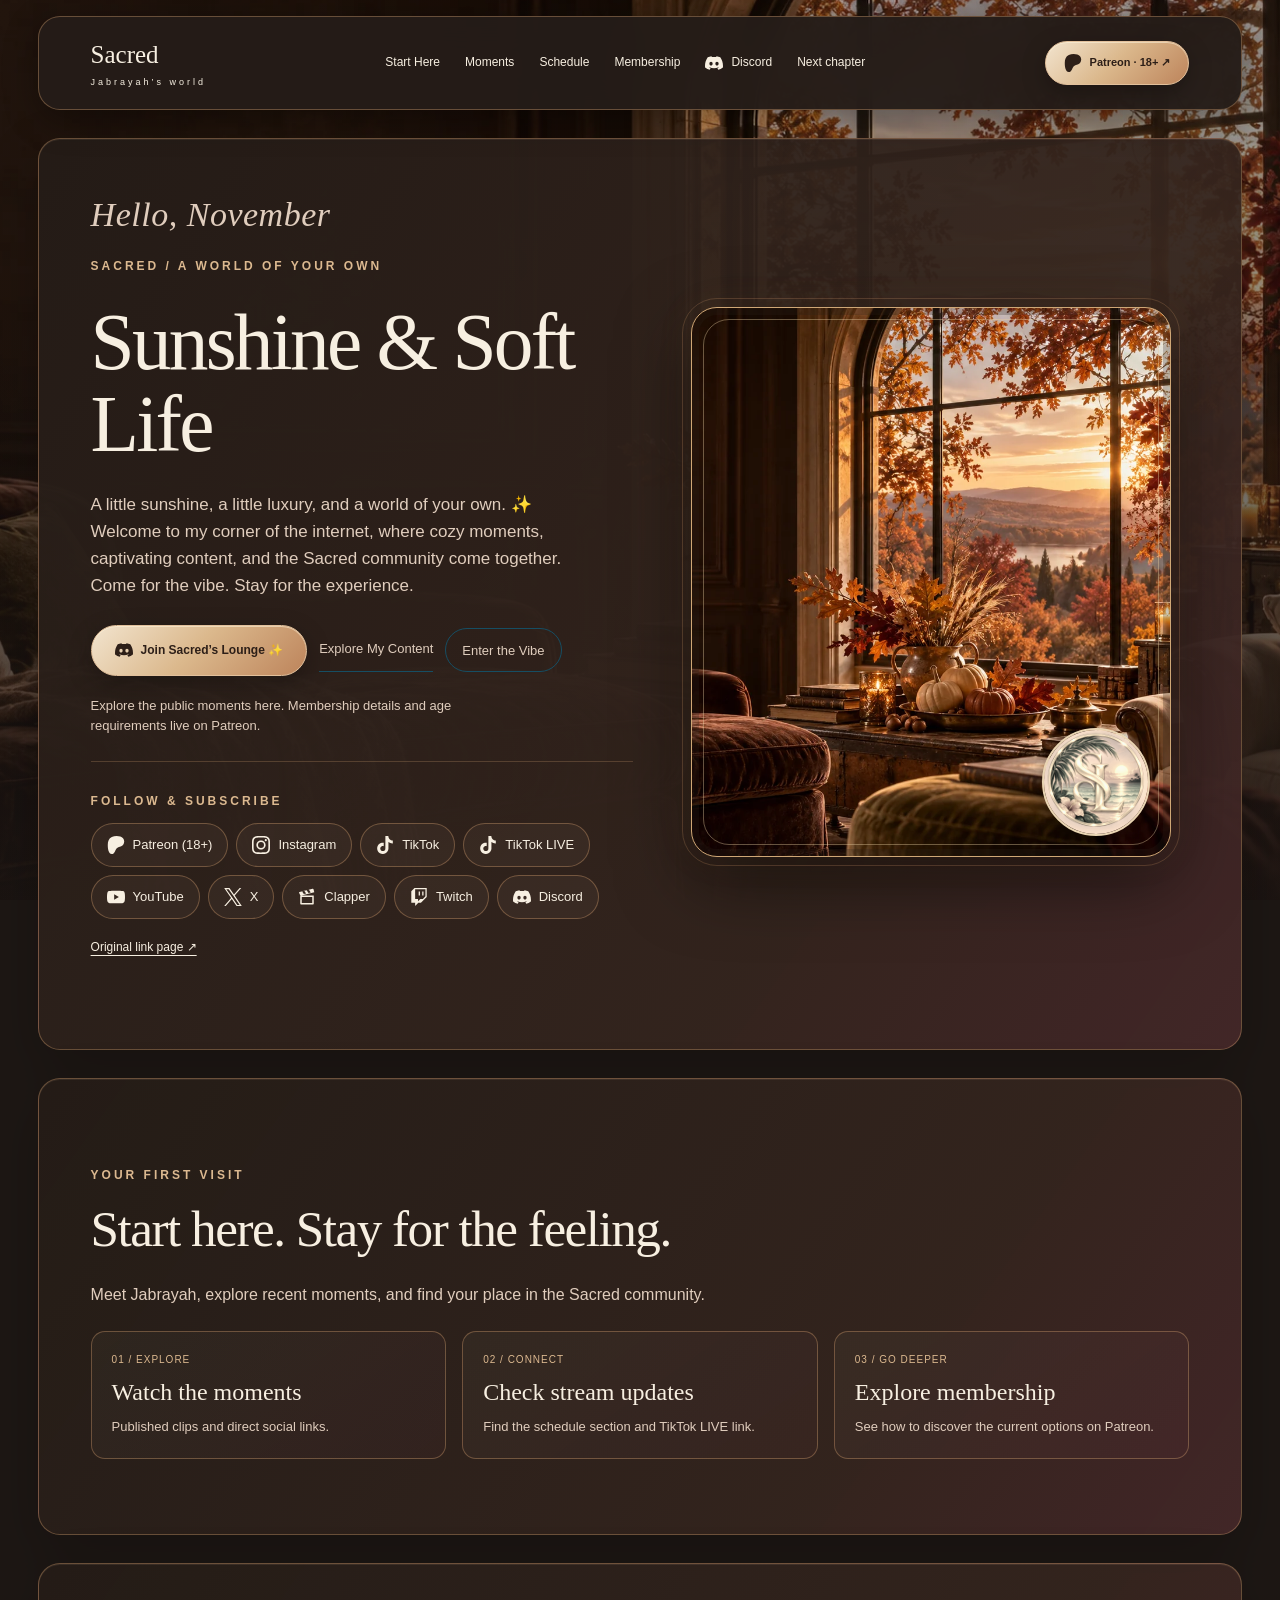
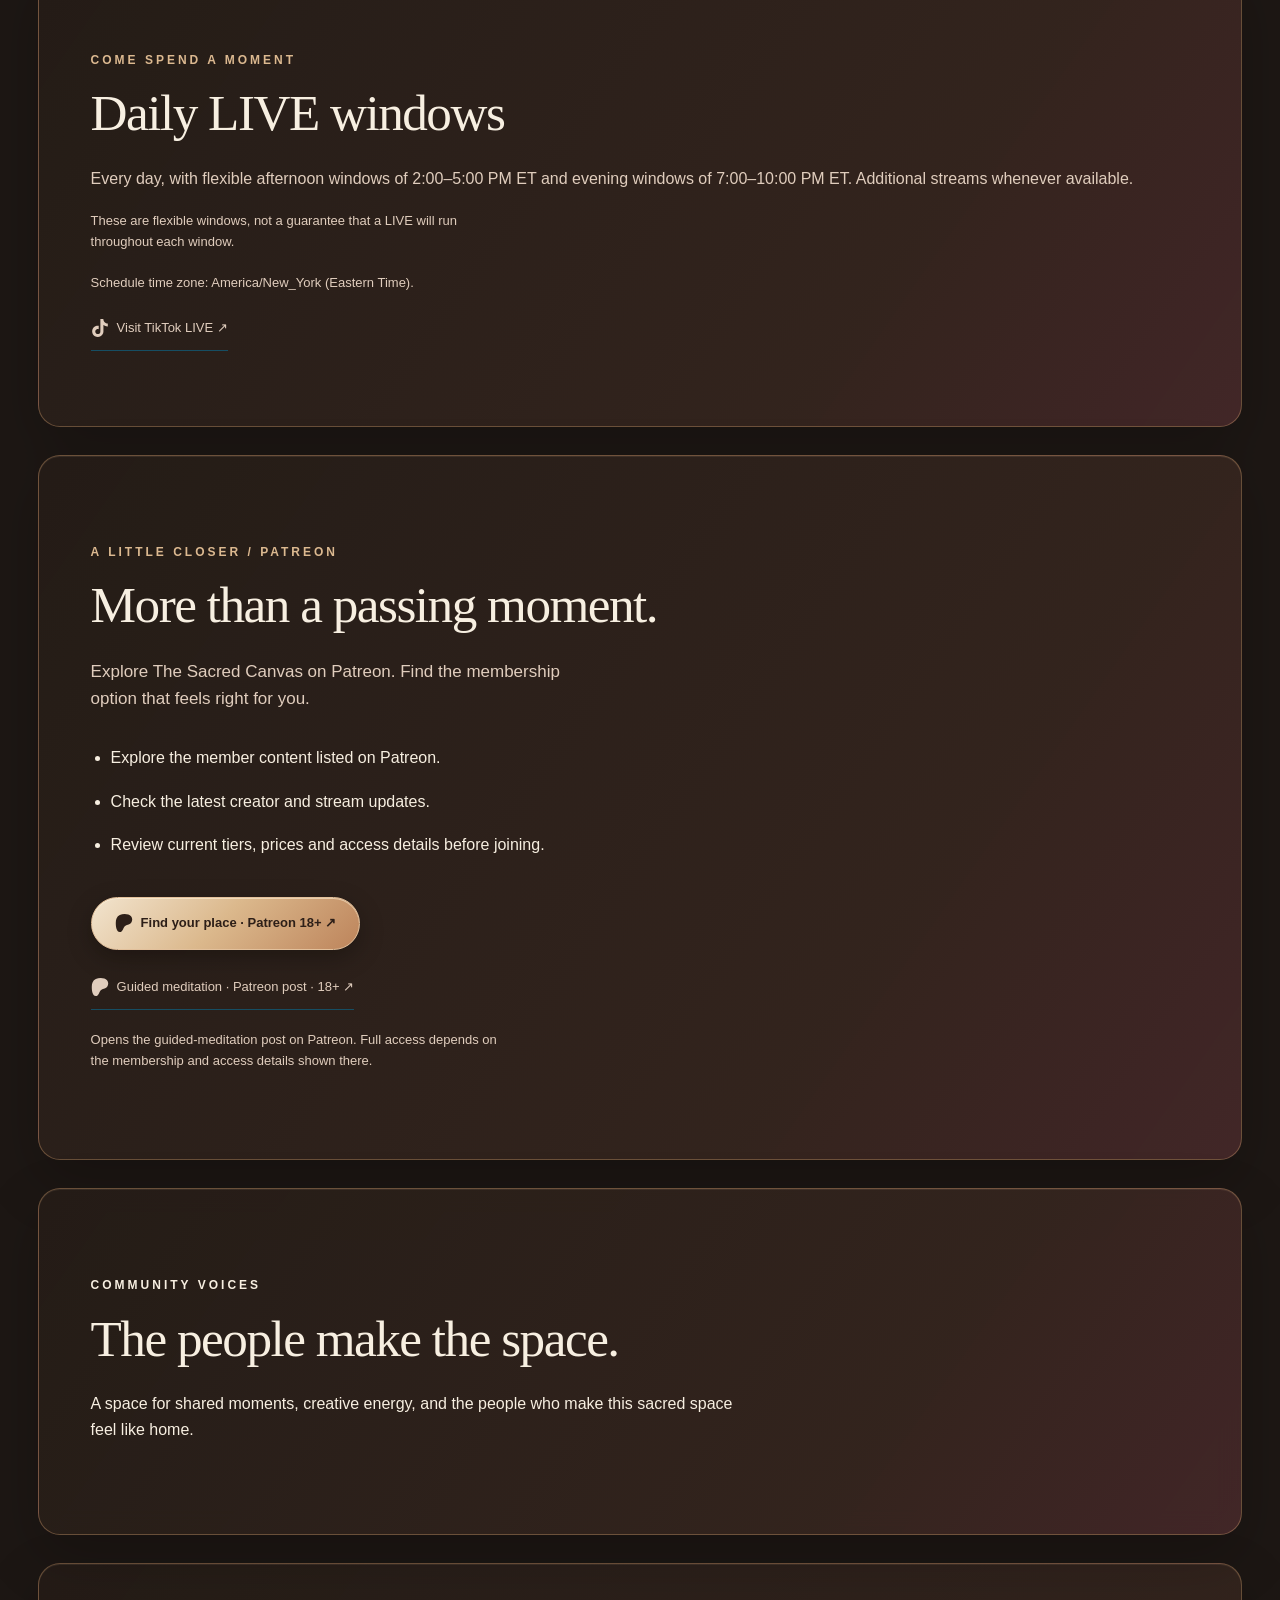
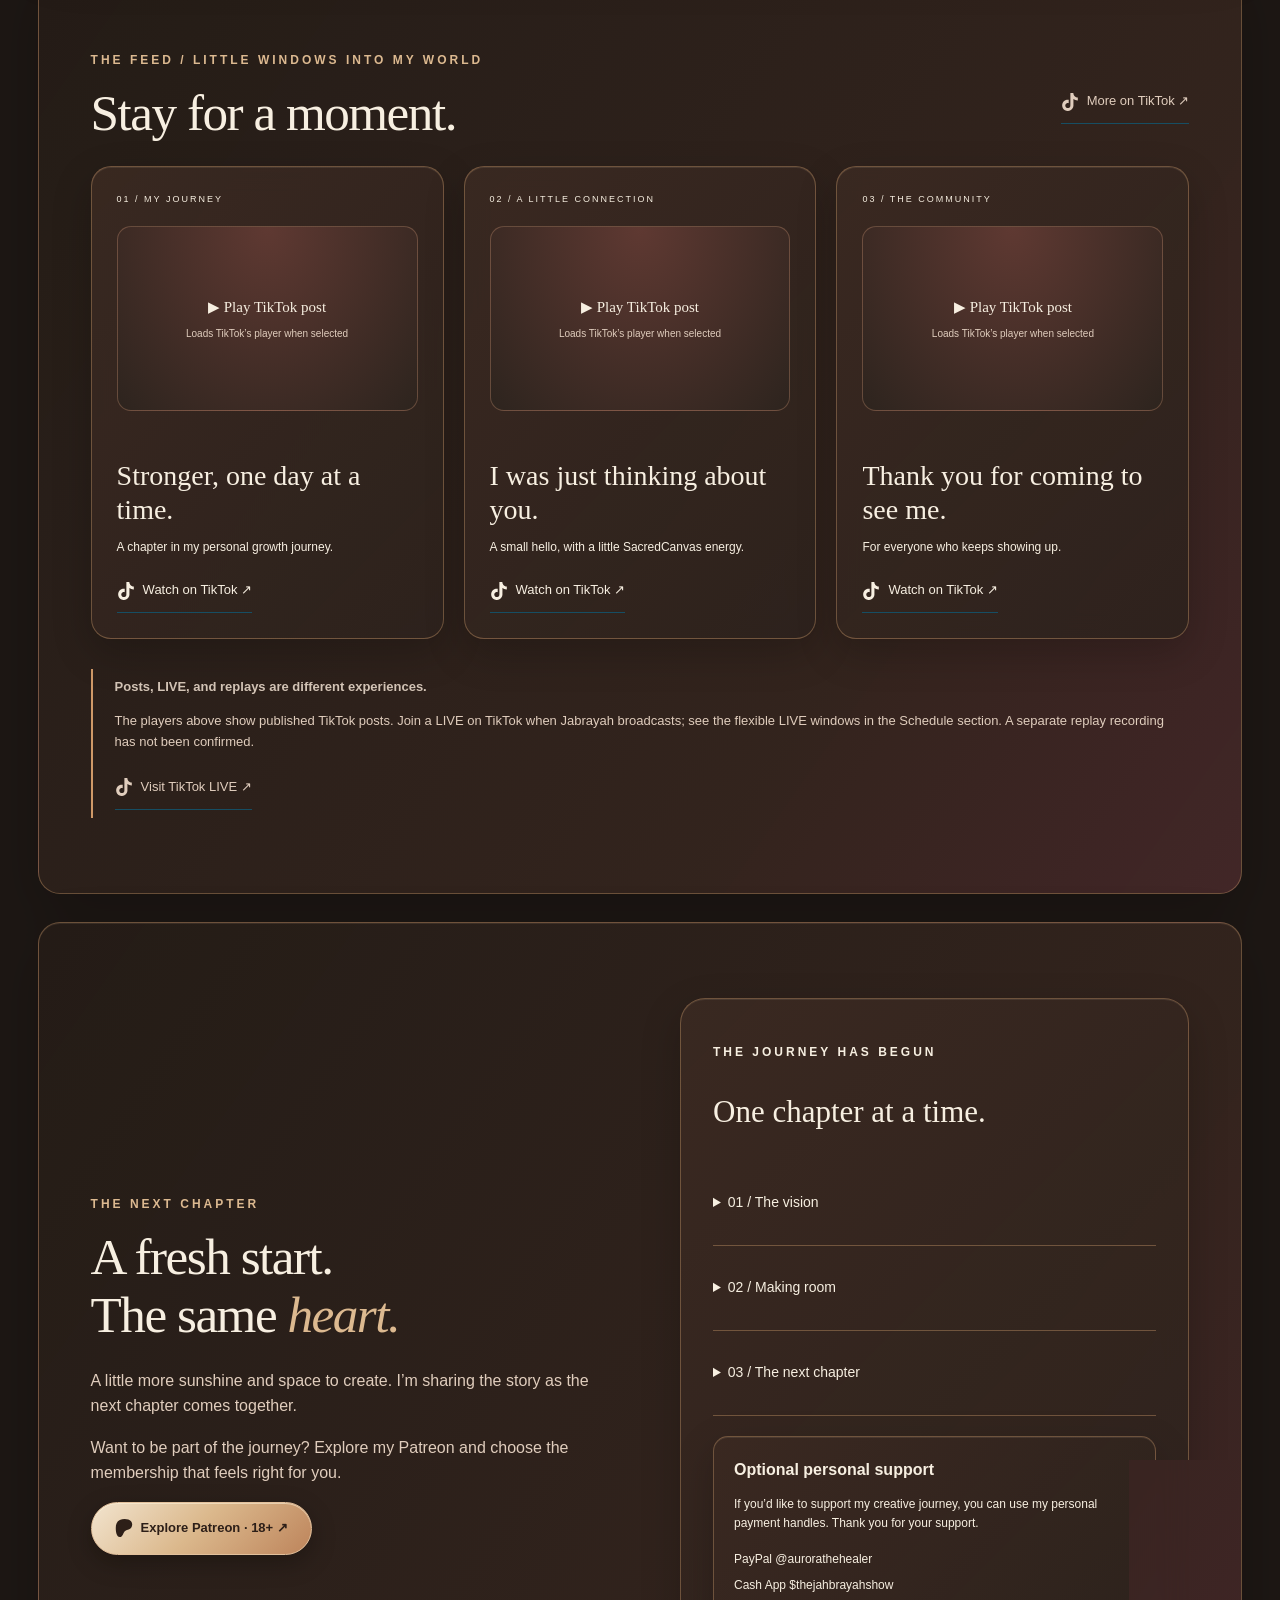
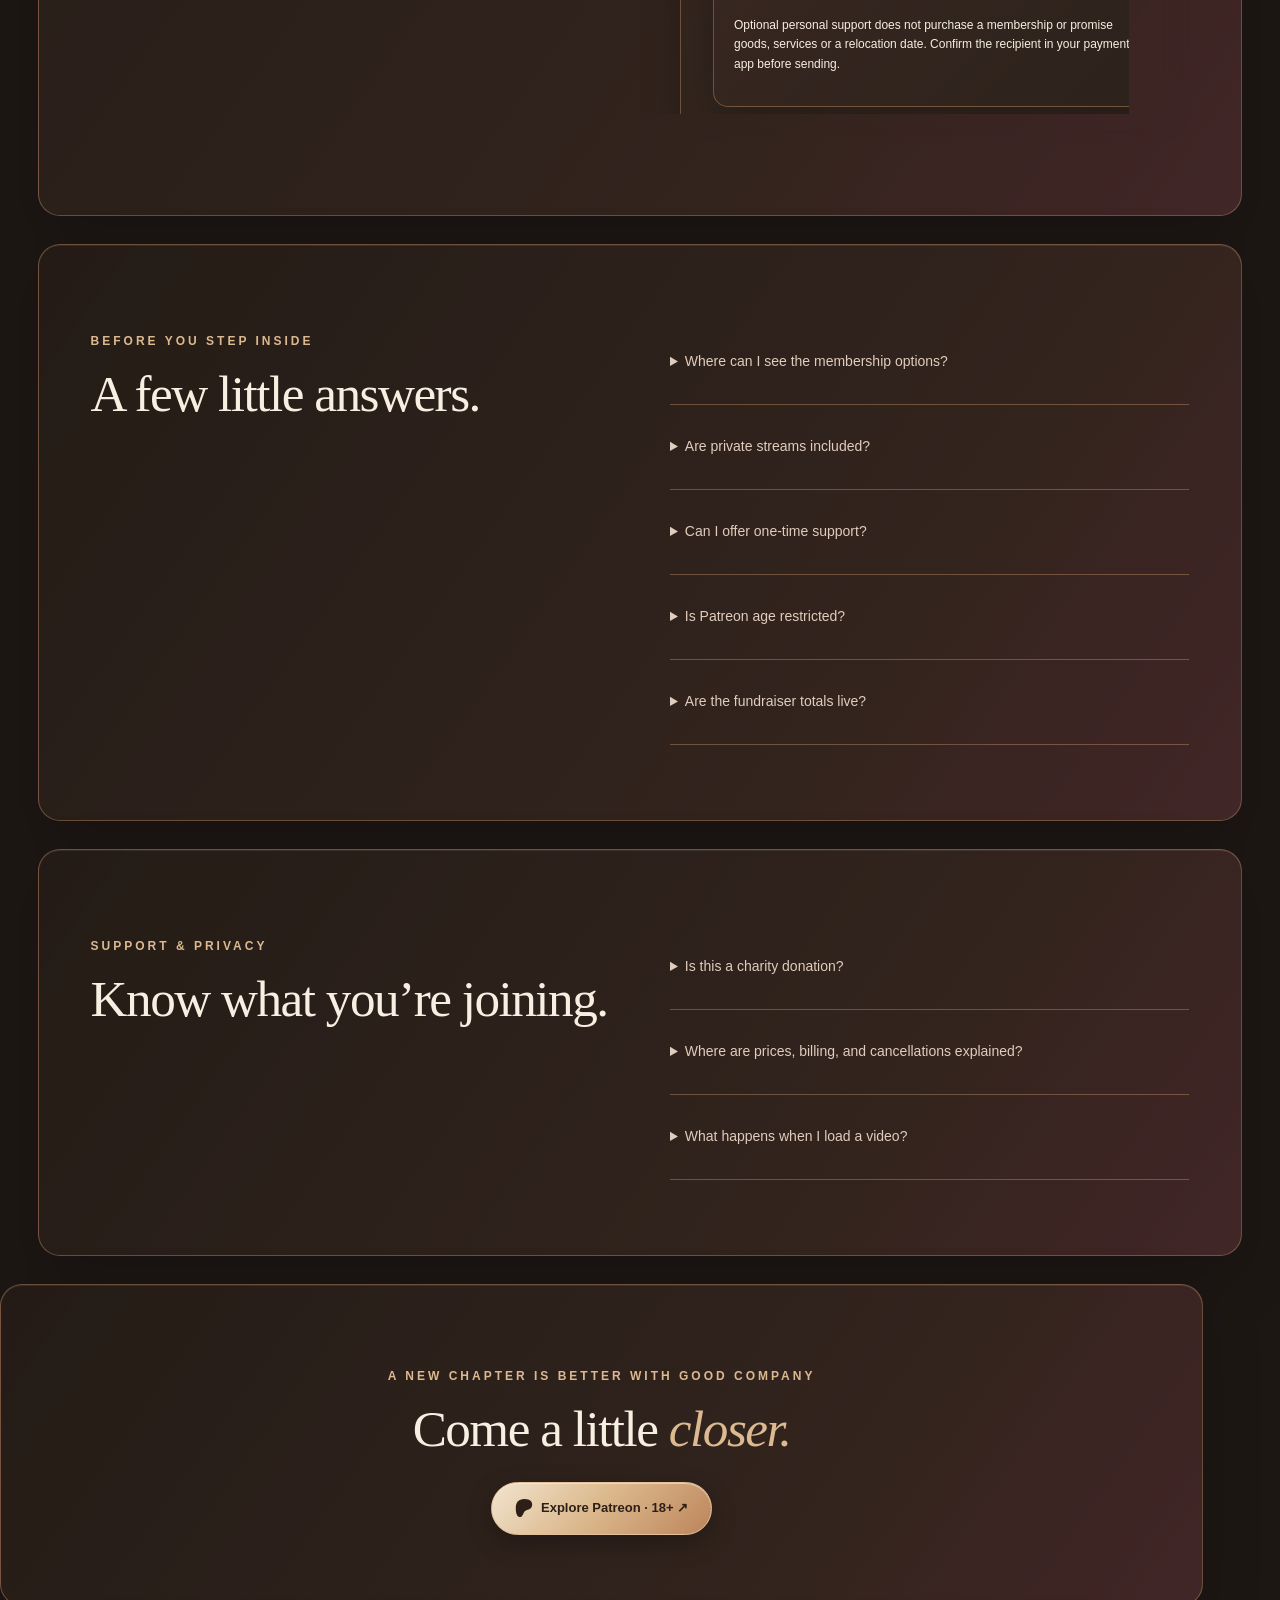
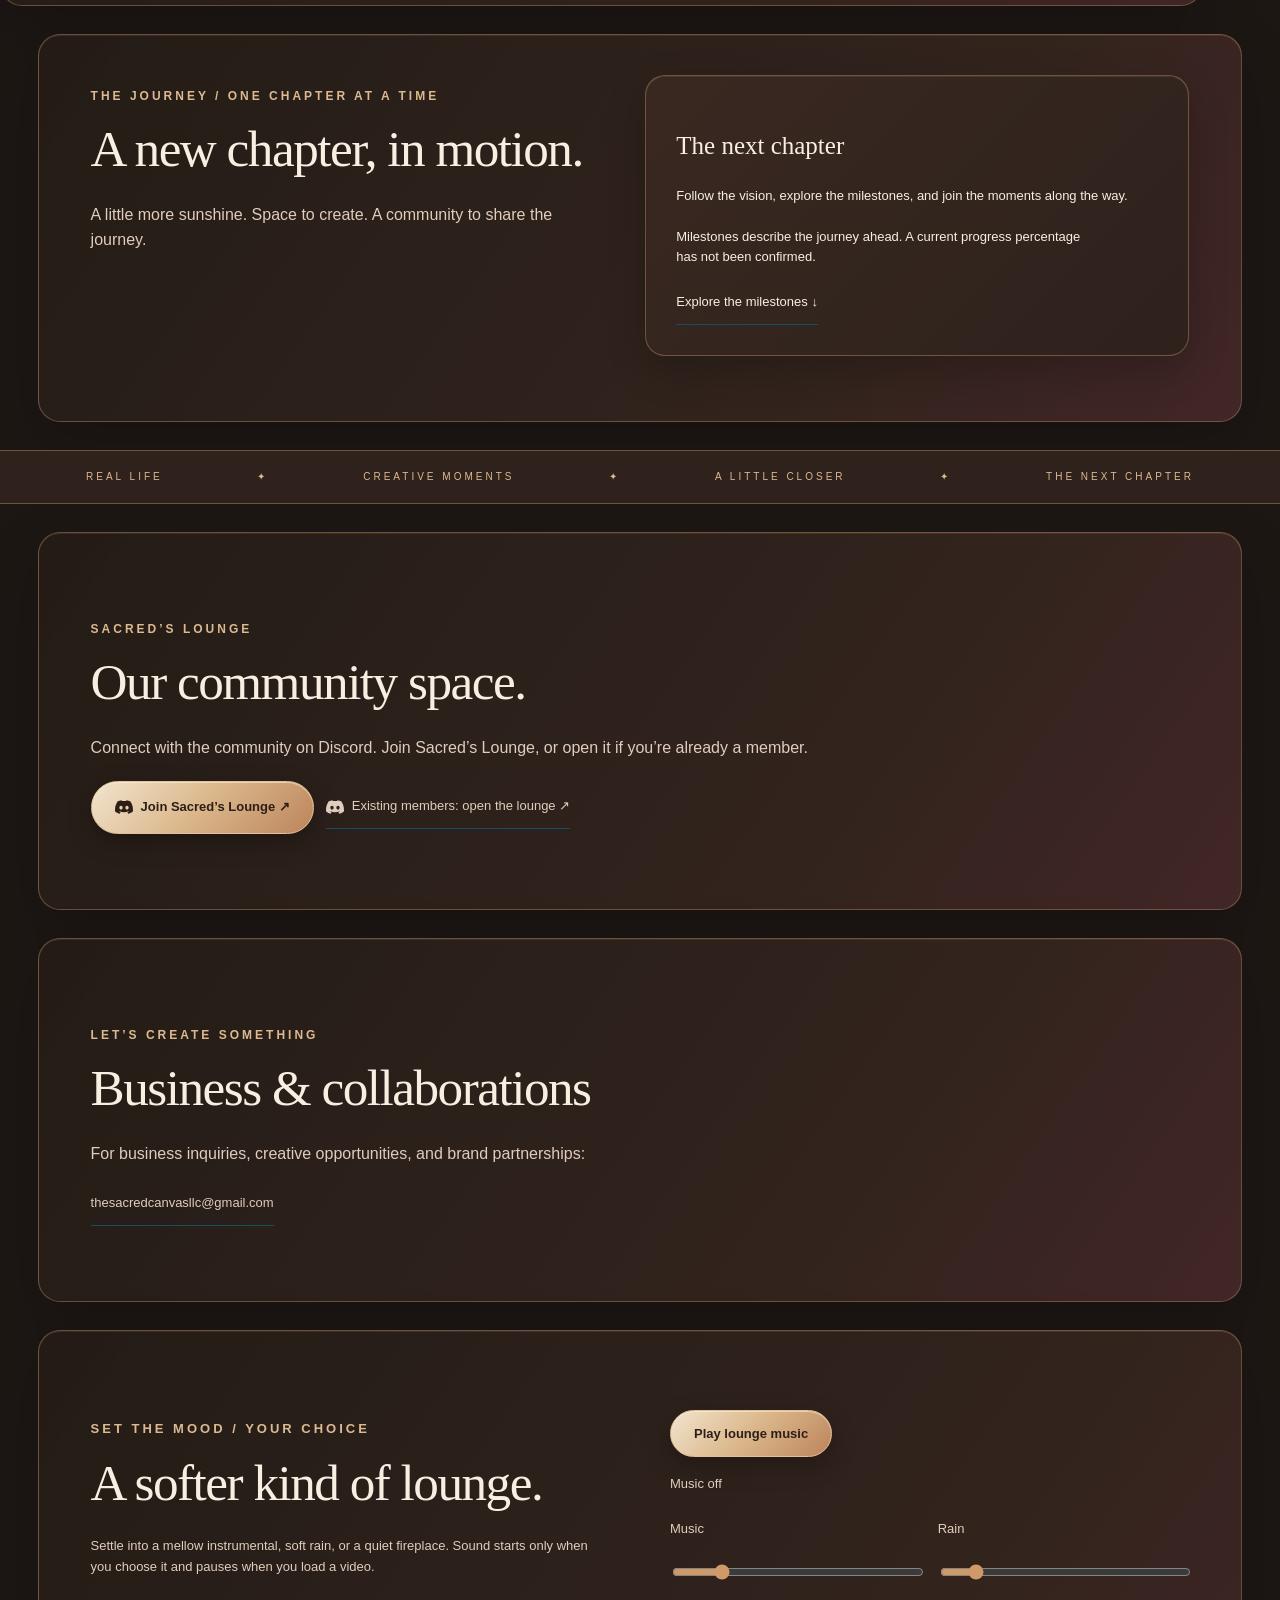
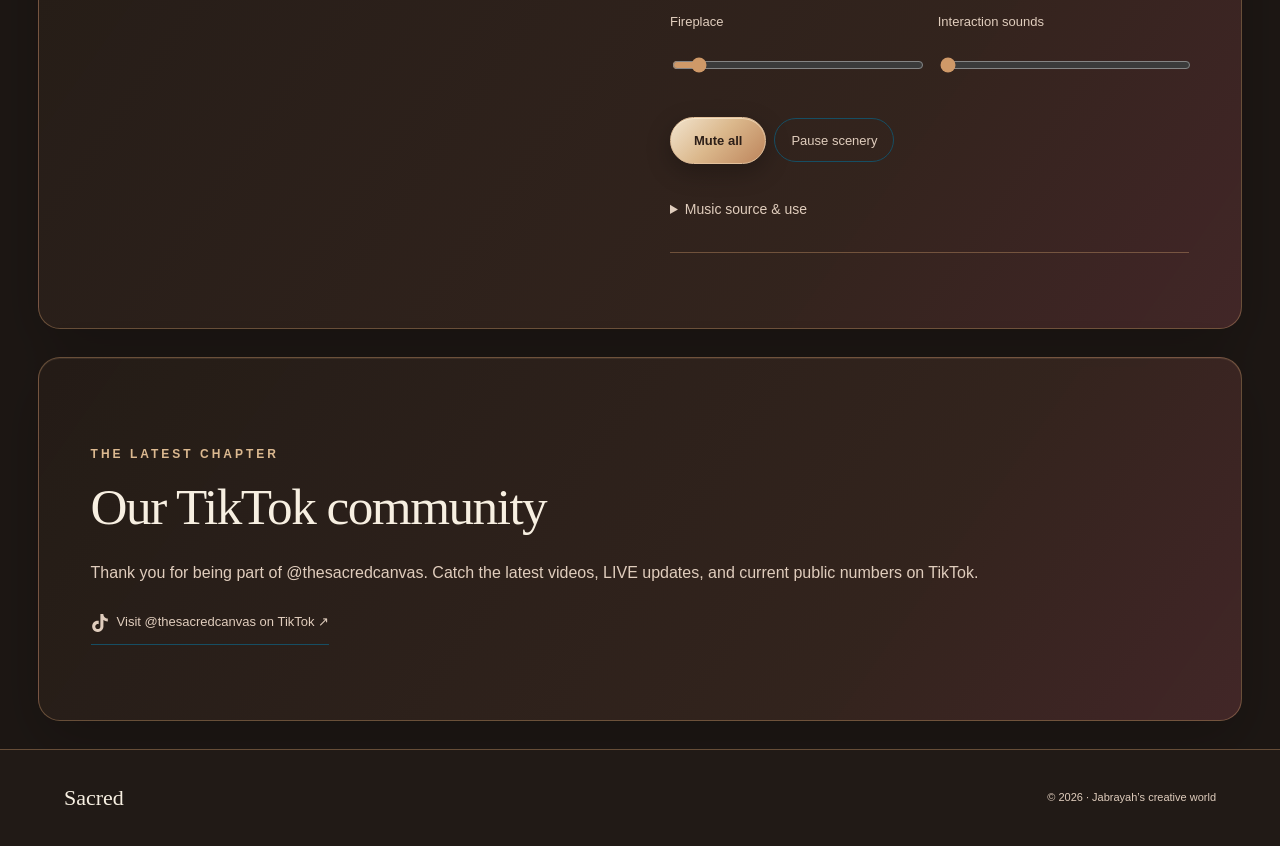
<file: index.html>
<!doctype html><html lang="en"><head><meta charset="utf-8"><meta name="viewport" content="width=device-width,initial-scale=1"><link rel="icon" href="./sunshine-favicon.svg" type="image/svg+xml"><meta name="robots" content="noindex,nofollow,noarchive"><title>Jabrayah | Sunshine &amp; Soft Life</title><meta name="description" content="Step into Sunshine &amp; Soft Life—a cozy, elevated digital experience featuring captivating content, creator updates, and Sacred’s Lounge."><link rel="stylesheet" href="./website-draft.css"><script type="module" src="./website-draft.js"></script><link rel="stylesheet" href="./website-theme.css"><link rel="stylesheet" href="./november-2026.css"><link rel="canonical" href="https://thesacredcanvas.net/"><meta property="og:type" content="website"><meta property="og:url" content="https://thesacredcanvas.net/"><meta property="og:title" content="Jabrayah | Sunshine &amp; Soft Life"><meta property="og:description" content="Follow Jabrayah, catch the latest moments, and join Sacred’s Lounge."><meta property="og:image" content="https://thesacredcanvas.net/lounge-logo-920.webp"><meta property="og:image:alt" content="Sacred’s Lounge monogram against a tropical sunset"><meta name="referrer" content="no-referrer"></head><body data-audio="manual" data-video="manual" class="tropical november-2026"><a class="skip-link" href="#main-content">Skip to content</a><div class="tropical-environment" aria-hidden="true"><div class="coastal-photo"></div><div class="tropical-sun"></div><div class="tropical-water"></div><div class="tropical-moon"></div><div class="tropical-stars"></div></div>

<header class="newcomer-header"><a class="brand" href="#home">Sacred<span>Jabrayah’s world</span></a><nav class="newcomer-nav" aria-label="Explore SacredCanvas"><a href="#start-here">Start Here</a><a href="#moments">Moments</a><a href="#schedule">Schedule</a><a href="#membership">Membership</a><a href="#discord" class="platform-link"><svg class="platform-icon" aria-hidden="true" focusable="false"><use href="./social-icons.svg#icon-discord"></use></svg>Discord</a><a href="#florida">Next chapter</a></nav><a class="button small platform-link" href="https://www.patreon.com/TheSacredCanvas" target="_blank" rel="noopener noreferrer"><svg class="platform-icon" aria-hidden="true" focusable="false"><use href="./social-icons.svg#icon-patreon"></use></svg>Patreon · 18+ ↗</a></header>
<main id="main-content" tabindex="-1"><section class="hero" id="home"><div><p class="seasonal-kicker">Hello, November</p><p class="eyebrow">SACRED / A WORLD OF YOUR OWN</p><h1>Sunshine &amp; Soft Life</h1><p class="intro">A little sunshine, a little luxury, and a world of your own. ✨ Welcome to my corner of the internet, where cozy moments, captivating content, and the Sacred community come together.

Come for the vibe. Stay for the experience.</p><div class="actions"><a class="button platform-link" href="https://discord.gg/K2vzdx55bA" target="_blank" rel="noopener noreferrer"><svg class="platform-icon" aria-hidden="true" focusable="false"><use href="./social-icons.svg#icon-discord"></use></svg>Join Sacred’s Lounge ✨</a><a class="text-link" href="#moments">Explore My Content</a><button class="text-link" id="enter-vibe" aria-pressed="false">Enter the Vibe</button></div><p class="fine">Explore the public moments here. Membership details and age requirements live on Patreon.</p><div class="social-follow" id="start-here" tabindex="-1"><p class="eyebrow">FOLLOW &amp; SUBSCRIBE</p><nav class="social-links" aria-label="Follow and subscribe to Jabrayah"><a href="https://www.patreon.com/TheSacredCanvas" target="_blank" rel="noopener noreferrer" class="platform-link"><svg class="platform-icon" aria-hidden="true" focusable="false"><use href="./social-icons.svg#icon-patreon"></use></svg>Patreon (18+)</a><a href="https://www.instagram.com/thesacredcanvas_/" target="_blank" rel="noopener noreferrer" class="platform-link"><svg class="platform-icon" aria-hidden="true" focusable="false"><use href="./social-icons.svg#icon-instagram"></use></svg>Instagram</a><a href="https://www.tiktok.com/@thesacredcanvas" target="_blank" rel="noopener noreferrer" class="platform-link"><svg class="platform-icon" aria-hidden="true" focusable="false"><use href="./social-icons.svg#icon-tiktok"></use></svg>TikTok</a><a href="https://www.tiktok.com/@thesacredcanvas/live" target="_blank" rel="noopener noreferrer" class="platform-link"><svg class="platform-icon" aria-hidden="true" focusable="false"><use href="./social-icons.svg#icon-tiktok"></use></svg>TikTok LIVE</a><a href="https://www.youtube.com/channel/UCDf4sZveR_Ykks7nnIeMqeQ" target="_blank" rel="noopener noreferrer" class="platform-link"><svg class="platform-icon" aria-hidden="true" focusable="false"><use href="./social-icons.svg#icon-youtube"></use></svg>YouTube</a><a href="https://x.com/Thesacredcanvas" target="_blank" rel="noopener noreferrer" class="platform-link"><svg class="platform-icon" aria-hidden="true" focusable="false"><use href="./social-icons.svg#icon-x"></use></svg>X</a><a href="https://www.clapperapp.com/Thesacredcanvas" target="_blank" rel="noopener noreferrer" class="platform-link"><svg class="platform-icon" aria-hidden="true" focusable="false"><use href="./social-icons.svg#icon-clapper"></use></svg>Clapper</a><a href="https://www.twitch.tv/thesacredcanvas" target="_blank" rel="noopener noreferrer" class="platform-link"><svg class="platform-icon" aria-hidden="true" focusable="false"><use href="./social-icons.svg#icon-twitch"></use></svg>Twitch</a><a href="https://discord.gg/K2vzdx55bA" target="_blank" rel="noopener noreferrer" class="platform-link"><svg class="platform-icon" aria-hidden="true" focusable="false"><use href="./social-icons.svg#icon-discord"></use></svg>Discord</a></nav><a class="social-link-page" href="https://msha.ke/thesacredcanvas/" target="_blank" rel="noopener noreferrer">Original link page ↗</a></div></div><div class="hero-art logo-art"><img src="./lounge-logo-920.webp" alt="Sacred’s Lounge SL monogram framed by palm trees, turquoise water and a pink sunset"></div></section>
<section class="section newcomer-guide" aria-labelledby="start-here-title"><p class="eyebrow">YOUR FIRST VISIT</p><h2 id="start-here-title">Start here. Stay for the feeling.</h2><p>Meet Jabrayah, explore recent moments, and find your place in the Sacred community.</p><nav class="newcomer-paths" aria-label="Start here"><a href="#moments"><span>01 / EXPLORE</span><strong>Watch the moments</strong><small>Published clips and direct social links.</small></a><a href="#schedule"><span>02 / CONNECT</span><strong>Check stream updates</strong><small>Find the schedule section and TikTok LIVE link.</small></a><a href="#membership"><span>03 / GO DEEPER</span><strong>Explore membership</strong><small>See how to discover the current options on Patreon.</small></a></nav></section>
<section class="section schedule" id="schedule"><p class="eyebrow">COME SPEND A MOMENT</p><h2>Daily LIVE windows</h2><p>Every day, with flexible afternoon windows of 2:00–5:00 PM ET and evening windows of 7:00–10:00 PM ET. Additional streams whenever available.</p><p class="fine">These are flexible windows, not a guarantee that a LIVE will run throughout each window.</p><p class="fine">Schedule time zone: America/New_York (Eastern Time).</p><a class="text-link platform-link" href="https://www.tiktok.com/@thesacredcanvas/live" target="_blank" rel="noopener noreferrer"><svg class="platform-icon" aria-hidden="true" focusable="false"><use href="./social-icons.svg#icon-tiktok"></use></svg>Visit TikTok LIVE ↗</a></section>
<section class="section membership" id="membership"><p class="eyebrow">A LITTLE CLOSER / PATREON</p><h2>More than a passing moment.</h2><p class="intro">Explore The Sacred Canvas on Patreon. Find the membership option that feels right for you.</p><ul class="membership-summary"><li>Explore the member content listed on Patreon.</li><li>Check the latest creator and stream updates.</li><li>Review current tiers, prices and access details before joining.</li></ul><a class="button platform-link" href="https://www.patreon.com/TheSacredCanvas" target="_blank" rel="noopener noreferrer"><svg class="platform-icon" aria-hidden="true" focusable="false"><use href="./social-icons.svg#icon-patreon"></use></svg>Find your place · Patreon 18+ ↗</a><p><a class="text-link platform-link" href="https://www.patreon.com/Thesacredcanvas/posts/158330175" target="_blank" rel="noopener noreferrer"><svg class="platform-icon" aria-hidden="true" focusable="false"><use href="./social-icons.svg#icon-patreon"></use></svg>Guided meditation · Patreon post · 18+ ↗</a></p><p class="fine">Opens the guided-meditation post on Patreon. Full access depends on the membership and access details shown there.</p></section>
<section class="section voices"><p class="eyebrow">COMMUNITY VOICES</p><h2>The people make the space.</h2><p>A space for shared moments, creative energy, and the people who make this sacred space feel like home.</p></section>
<section class="section" id="moments"><div class="section-head"><div><p class="eyebrow">THE FEED / LITTLE WINDOWS INTO MY WORLD</p><h2>Stay for a moment.</h2></div><a class="text-link platform-link" href="https://www.tiktok.com/@thesacredcanvas" target="_blank" rel="noopener noreferrer"><svg class="platform-icon" aria-hidden="true" focusable="false"><use href="./social-icons.svg#icon-tiktok"></use></svg>More on TikTok ↗</a></div><div class="feed"><article class="clip pink"><span class="clip-top">01 / MY JOURNEY</span><button class="video-load" data-video="7693353948807253279" data-title="Stronger, one day at a time." aria-label="Play TikTok post: Stronger, one day at a time.">▶ Play TikTok post<span>Loads TikTok’s player when selected</span></button><div><h3>Stronger, one day at a time.</h3><p>A chapter in my personal growth journey.</p><a class="text-link platform-link" href="https://www.tiktok.com/@thesacredcanvas/video/7693353948807253279" target="_blank" rel="noopener noreferrer"><svg class="platform-icon" aria-hidden="true" focusable="false"><use href="./social-icons.svg#icon-tiktok"></use></svg>Watch on TikTok ↗</a></div></article><article class="clip violet"><span class="clip-top">02 / A LITTLE CONNECTION</span><button class="video-load" data-video="7686568718834453791" data-title="I was just thinking about you." aria-label="Play TikTok post: I was just thinking about you.">▶ Play TikTok post<span>Loads TikTok’s player when selected</span></button><div><h3>I was just thinking about you.</h3><p>A small hello, with a little SacredCanvas energy.</p><a class="text-link platform-link" href="https://www.tiktok.com/@thesacredcanvas/video/7686568718834453791" target="_blank" rel="noopener noreferrer"><svg class="platform-icon" aria-hidden="true" focusable="false"><use href="./social-icons.svg#icon-tiktok"></use></svg>Watch on TikTok ↗</a></div></article><article class="clip peach"><span class="clip-top">03 / THE COMMUNITY</span><button class="video-load" data-video="7691849694305094942" data-title="Thank you for coming to see me." aria-label="Play TikTok post: Thank you for coming to see me.">▶ Play TikTok post<span>Loads TikTok’s player when selected</span></button><div><h3>Thank you for coming to see me.</h3><p>For everyone who keeps showing up.</p><a class="text-link platform-link" href="https://www.tiktok.com/@thesacredcanvas/video/7691849694305094942" target="_blank" rel="noopener noreferrer"><svg class="platform-icon" aria-hidden="true" focusable="false"><use href="./social-icons.svg#icon-tiktok"></use></svg>Watch on TikTok ↗</a></div></article></div><div class="live-note"><strong>Posts, LIVE, and replays are different experiences.</strong><p>The players above show published TikTok posts. Join a LIVE on TikTok when Jabrayah broadcasts; see the flexible LIVE windows in the Schedule section. A separate replay recording has not been confirmed.</p><a class="text-link platform-link" href="https://www.tiktok.com/@thesacredcanvas/live" target="_blank" rel="noopener noreferrer"><svg class="platform-icon" aria-hidden="true" focusable="false"><use href="./social-icons.svg#icon-tiktok"></use></svg>Visit TikTok LIVE ↗</a></div></section>
<section class="florida section" id="florida"><div><p class="eyebrow">THE NEXT CHAPTER</p><h2>A fresh start.<br>The same <em>heart.</em></h2><p>A little more sunshine and space to create. I’m sharing the story as the next chapter comes together.</p><p>Want to be part of the journey? Explore my Patreon and choose the membership that feels right for you.</p><a class="button platform-link" href="https://www.patreon.com/TheSacredCanvas" target="_blank" rel="noopener noreferrer"><svg class="platform-icon" aria-hidden="true" focusable="false"><use href="./social-icons.svg#icon-patreon"></use></svg>Explore Patreon · 18+ ↗</a></div><aside class="journey" id="milestones"><p class="eyebrow">THE JOURNEY HAS BEGUN</p><h3>One chapter at a time.</h3><div class="milestones"><details><summary>01 / The vision</summary><p>A fresh start with room for creativity, comfort, and everyday moments worth sharing. That’s the vision for this next chapter.</p></details><details><summary>02 / Making room</summary><p>Making room for new ideas and sharing updates as plans come together.</p></details><details><summary>03 / The next chapter</summary><p>Finding a new rhythm, creating new content, and bringing the Sacred community along.</p></details></div><div class="fund"><strong>Optional personal support</strong><p>If you’d like to support my creative journey, you can use my personal payment handles. Thank you for your support.</p><span>PayPal @aurorathehealer</span><br><span>Cash App $thejahbrayahshow</span><p class="fine">Optional personal support does not purchase a membership or promise goods, services or a relocation date. Confirm the recipient in your payment app before sending.</p></div></aside></section>
<section class="section faq"><div><p class="eyebrow">BEFORE YOU STEP INSIDE</p><h2>A few little answers.</h2></div><div><details><summary>Where can I see the membership options?</summary><p>My Patreon page has the current tiers, pricing, and available member content.</p></details><details><summary>Are private streams included?</summary><p>Check the exact benefits of your chosen Patreon tier. Availability and schedules are announced on Patreon.</p></details><details><summary>Can I offer one-time support?</summary><p>You can find the PayPal and Cash App handles in the Next Chapter section. Patreon memberships remain separate.</p></details><details><summary>Is Patreon age restricted?</summary><p>The Patreon destination is labelled 18+. Follow the platform's age and access requirements.</p></details><details><summary>Are the fundraiser totals live?</summary><p>No. Financial totals and member counts are private. This page does not display a live balance, collect payments, or publish donor information.</p></details></div></section>
<section class="section faq"><div><p class="eyebrow">SUPPORT &amp; PRIVACY</p><h2>Know what you’re joining.</h2></div><div><details><summary>Is this a charity donation?</summary><p>No. This is Jabrayah’s personal moving goal, not a charitable organization. Personal support through PayPal or Cash App and creator memberships on Patreon are not advertised as tax-deductible charitable donations. Patreon payments purchase creator memberships under the terms shown on Patreon. A membership does not guarantee a move, a specific relocation date, or an investment return.</p></details><details><summary>Where are prices, billing, and cancellations explained?</summary><p>Review the current tier benefits, price, billing frequency, cancellation and refund terms on Patreon before purchasing. This website does not process payments or promise benefits beyond the chosen Patreon offering.</p></details><details><summary>What happens when I load a video?</summary><p>TikTok’s player loads only when you select it. TikTok then receives your browser connection information and may use cookies or similar technology under its own privacy policy. Opening Patreon or TikTok links takes you to those platforms and their terms.</p></details></div></section><section class="closing"><p class="eyebrow">A NEW CHAPTER IS BETTER WITH GOOD COMPANY</p><h2>Come a little <em>closer.</em></h2><a class="button platform-link" href="https://www.patreon.com/TheSacredCanvas" target="_blank" rel="noopener noreferrer"><svg class="platform-icon" aria-hidden="true" focusable="false"><use href="./social-icons.svg#icon-patreon"></use></svg>Explore Patreon · 18+ ↗</a></section><section class="mission-dashboard" id="mission" aria-labelledby="mission-title"><div><p class="eyebrow">THE JOURNEY / ONE CHAPTER AT A TIME</p><h2 id="mission-title">A new chapter, in motion.</h2><p>A little more sunshine. Space to create. A community to share the journey.</p></div><div class="progress-card"><h3>The next chapter</h3><p>Follow the vision, explore the milestones, and join the moments along the way.</p><p class="fine">Milestones describe the journey ahead. A current progress percentage has not been confirmed.</p><a class="text-link" href="#milestones">Explore the milestones ↓</a></div></section><div class="ribbon"><span>REAL LIFE</span><span>✦</span><span>CREATIVE MOMENTS</span><span>✦</span><span>A LITTLE CLOSER</span><span>✦</span><span>THE NEXT CHAPTER</span></div>
<section class="section discord" id="discord"><p class="eyebrow">SACRED’S LOUNGE</p><h2>Our community space.</h2><p>Connect with the community on Discord. Join Sacred’s Lounge, or open it if you’re already a member.</p><div class="discord-actions"><a class="button platform-link" href="https://discord.gg/K2vzdx55bA" target="_blank" rel="noopener noreferrer"><svg class="platform-icon" aria-hidden="true" focusable="false"><use href="./social-icons.svg#icon-discord"></use></svg>Join Sacred’s Lounge ↗</a><a class="text-link platform-link" href="https://discord.com/channels/1558433599479615610/1558433600058302475" target="_blank" rel="noopener noreferrer"><svg class="platform-icon" aria-hidden="true" focusable="false"><use href="./social-icons.svg#icon-discord"></use></svg>Existing members: open the lounge ↗</a></div></section><section class="section contact" id="contact"><p class="eyebrow">LET’S CREATE SOMETHING</p><h2>Business &amp; collaborations</h2><p>For business inquiries, creative opportunities, and brand partnerships:</p><a class="text-link" href="mailto:thesacredcanvasllc@gmail.com">thesacredcanvasllc@gmail.com</a></section>
<section class="section atmosphere"><div><p class="eyebrow">SET THE MOOD / YOUR CHOICE</p><h2>A softer kind of lounge.</h2><p>Settle into a mellow instrumental, soft rain, or a quiet fireplace. Sound starts only when you choose it and pauses when you load a video.</p></div><div><button class="button" id="music-toggle" aria-pressed="false">Play lounge music</button><p id="music-status" role="status">Music off</p><div class="sound-mixer"><label for="music-volume">Music<input type="range" id="music-volume" min="0" max="100" value="18"></label><label for="rain-volume">Rain<input type="range" id="rain-volume" min="0" max="100" value="12"></label><label for="fire-volume">Fireplace<input type="range" id="fire-volume" min="0" max="100" value="8"></label><label for="ui-volume">Interaction sounds<input type="range" id="ui-volume" min="0" max="100" value="0"></label></div><div class="atmosphere-actions"><button class="button" id="master-mute" aria-pressed="false">Mute all</button><button class="text-link" id="motion-toggle" aria-pressed="false">Pause scenery</button></div><audio id="lounge-music" src="./lounge-music.wav" preload="none" loop></audio><details><summary>Music source & use</summary><p>SacredCanvas Lounge Study, October 9, 2026. Original synthesized instrumental created for this site, without third-party samples or recordings. No purchased stock license is required. Automated platform claims cannot be guaranteed absent.</p></details></div></section><section class="section ai-created"><p class="eyebrow">THE LATEST CHAPTER</p><h2>Our TikTok community</h2><p>Thank you for being part of @thesacredcanvas. Catch the latest videos, LIVE updates, and current public numbers on TikTok.</p><a class="text-link platform-link" href="https://www.tiktok.com/@thesacredcanvas" target="_blank" rel="noopener noreferrer"><svg class="platform-icon" aria-hidden="true" focusable="false"><use href="./social-icons.svg#icon-tiktok"></use></svg>Visit @thesacredcanvas on TikTok ↗</a></section></main><footer><strong>Sacred</strong><span>© 2026 · Jabrayah’s creative world</span></footer></body></html>
</file>
<file: website-draft.css>
*{box-sizing:border-box}html{scroll-behavior:smooth;scroll-padding-top:30px}body{margin:0;background:#0e0b0c;color:#f6efe2;font-family:Arial,sans-serif;line-height:1.6}a{color:inherit;text-decoration:none}.review{padding:9px 5%;background:#d9c49e;color:#201719;font-size:11px;letter-spacing:2px;display:flex;justify-content:space-between}.review a{letter-spacing:0}header{display:flex;align-items:center;justify-content:space-between;padding:28px 5%;gap:24px}header nav{display:flex;gap:25px;font-size:13px}.brand{font-family:Georgia,serif;font-size:25px;line-height:1.3}.brand span{display:block;font:9px Arial;letter-spacing:3px;margin-top:6px;color:#cbb9a8}.button{display:inline-flex;justify-content:center;align-items:center;padding:15px 23px;border-radius:99px;background:#ddc49a;color:#201215;font-size:13px;font-weight:bold;transition:transform .2s}.button:hover{transform:translateY(-3px);background:#f2dfbf}.button.small{font-size:11px;padding:11px 18px}.hero{display:grid;grid-template-columns:1.05fr 1fr;gap:60px;padding:45px 5% 70px;align-items:center;max-width:1500px;margin:auto}.eyebrow{font-size:10px;letter-spacing:2.5px;color:#c5ad94;font-weight:600}.hero h1{font:clamp(55px,6vw,95px)/1.02 Georgia,serif;letter-spacing:-4px;margin:25px 0}.hero em,h2 em{font-weight:normal;color:#ddc49a}.intro{max-width:510px;color:#d6c9b9;font-size:17px}.actions{display:flex;align-items:center;gap:20px;flex-wrap:wrap;margin-top:25px}.text-link{font-size:13px;border-bottom:1px solid #7c657e;padding-bottom:5px}.fine{font-size:11px;color:#bba995;max-width:410px;margin-top:20px}.hero-art{height:510px;border-radius:160px 160px 20px 20px;position:relative;overflow:hidden;background:linear-gradient(160deg,#7e547c,#e3a4b1 40%,#f6bb9c 65%,#4a5378);isolation:isolate}.sun{position:absolute;width:210px;height:210px;border-radius:50%;background:#ffd9ad;top:100px;left:50%;transform:translateX(-50%);box-shadow:0 0 100px #ffd1ae}.ocean{position:absolute;inset:58% 0 0;background:repeating-linear-gradient(178deg,transparent 0 18px,#e4bcb233 19px 21px),linear-gradient(#735474,#293e5b)}.art-label{position:absolute;left:34px;bottom:66px;font:15px Georgia;letter-spacing:4px}.art-label strong{display:block;font:67px Georgia;letter-spacing:-3px}.art-label span{font:10px Arial;letter-spacing:3px}.art-tag{position:absolute;bottom:20px;left:34px;font-size:9px;letter-spacing:2px}.ribbon{display:flex;justify-content:space-around;gap:25px;padding:18px 4%;border-block:1px solid #493238;color:#dfcbaa;font-size:10px;letter-spacing:3px;flex-wrap:wrap}.section{padding:75px 5%;max-width:1500px;margin:auto}h2{font:clamp(35px,4vw,54px)/1.13 Georgia;margin:14px 0 24px;letter-spacing:-1.5px}h3{font:25px/1.2 Georgia}.section-head{display:flex;justify-content:space-between;align-items:center;gap:25px}.feed{display:grid;grid-template-columns:repeat(3,1fr);gap:20px}.clip{min-height:390px;padding:25px;border-radius:20px;display:flex;flex-direction:column;justify-content:space-between;position:relative;overflow:hidden;color:#201215}.pink{background:linear-gradient(145deg,#f3c8d4,#cf9bc1)}.violet{background:linear-gradient(145deg,#c7b5e6,#918fbf)}.peach{background:linear-gradient(145deg,#f9d1a8,#e5afb0)}.clip-top{font-size:9px;letter-spacing:2px}.play{display:grid;place-items:center;width:66px;height:66px;border-radius:50%;border:1px solid #38223e66;margin:40px auto;font-size:25px}.clip h3{font-size:28px;margin-bottom:8px}.clip p,.clip div span{font-size:12px}.florida{display:grid;grid-template-columns:1fr 1fr;gap:80px;align-items:center;border-top:1px solid #493238}.florida p:not(.eyebrow){color:#d4c5b7;max-width:510px}.journey{padding:32px;background:#211316;border-radius:25px;border:1px solid #67454a}.journey h3{font-size:31px}ol{padding:0;list-style:none}li{display:flex;gap:20px;padding:17px 0;border-top:1px solid #4b3134}li b{font-size:13px;color:#c1a17b}li strong,li span{display:block}li strong{font-size:14px}li span{font-size:12px;color:#c5b3a4}li.active b{color:#e9cc9e}.fund{border-radius:15px;background:#351c23;padding:20px;margin-top:20px}.fund p,.fund span{font-size:12px}.fund span{color:#dfcbaa}.membership{border-top:1px solid #493238}.membership-grid{display:grid;grid-template-columns:repeat(3,1fr);gap:35px;margin:40px 0}.membership-grid article{border-top:1px solid #765572;padding-top:20px}.membership-grid span{color:#dfcbaa;font-size:12px}.membership-grid p{font-size:14px;color:#d2beb0}.voices{background:#211418;border-radius:20px}.voices p:last-child{color:#d4c5b7;max-width:650px}.faq{display:grid;grid-template-columns:1fr 1fr;gap:60px}details{border-block-end:1px solid #493238;padding:20px 0}summary{cursor:pointer;font-size:14px}details p{color:#d4c5b7;font-size:13px}.closing{text-align:center;padding:70px 5%;background:radial-gradient(ellipse at bottom,#54314b,transparent 70%)}footer{display:flex;gap:20px;justify-content:space-between;align-items:center;flex-wrap:wrap;padding:35px 5%;border-top:1px solid #493238;font-size:11px;color:#c5b3a4}footer strong{font:22px Georgia}a:focus-visible,summary:focus-visible{outline:3px solid #f5cb84;outline-offset:5px}@media(max-width:760px){header{padding:22px 6%}header nav{display:none}.brand{font-size:21px}.hero{grid-template-columns:1fr;gap:35px;padding:35px 6% 50px}.hero h1{font-size:60px;letter-spacing:-3px}.hero-art{height:400px;border-radius:140px 140px 20px 20px}.section{padding:50px 6%}.feed{grid-template-columns:1fr}.clip{min-height:360px}.florida,.faq{grid-template-columns:1fr;gap:25px}.membership-grid{grid-template-columns:1fr;gap:18px}.section-head{align-items:flex-start;flex-direction:column}.ribbon{font-size:8px;gap:15px}.review{letter-spacing:1px;font-size:9px}.closing{padding:50px 6%}.intro{font-size:16px}}@media(prefers-reduced-motion:reduce){html{scroll-behavior:auto}.button{transition:none}}
+body{background:radial-gradient(ellipse at 90% 0,#3c1521 0,transparent 42%),#0e0b0c}header{border-bottom:1px solid #493238}.hero h1{font-size:clamp(55px,7vw,108px);letter-spacing:-4px}.hero-art{background:linear-gradient(145deg,#160f12,#702d3c 43%,#b68c67 72%,#173e37);border:1px solid #b2946a}.sun{background:#ead3a9;box-shadow:0 0 100px #b58c65}.ocean{background:repeating-linear-gradient(178deg,transparent 0 18px,#d9c49e22 19px 21px),linear-gradient(#65453b,#18362e)}.pink,.violet,.peach{background:linear-gradient(145deg,#4a202c,#1b1115);color:#f6efe2;border:1px solid #74514c}.clip{min-height:460px}.mission-dashboard{display:grid;grid-template-columns:1fr 1.1fr;gap:60px;padding:40px 5% 65px;max-width:1500px;margin:auto}.progress-card{background:linear-gradient(120deg,#2d1820,#161513);padding:30px;border:1px solid #9b805a;border-radius:20px}.progress-numbers{display:flex;gap:20px;align-items:baseline;flex-wrap:wrap}.progress-numbers strong{font:49px Georgia;color:#e2c79b}.progress-numbers span{font-size:13px}progress{width:100%;height:13px;margin-top:22px;accent-color:#89a691;border:0;border-radius:20px;overflow:hidden}progress::-webkit-progress-bar{background:#463435}progress::-webkit-progress-value{background:linear-gradient(90deg,#668675,#b9c7a7)}.progress-card p{font-size:13px}.progress-card small{display:block;color:#cbbbab;font-size:11px;line-height:1.6;margin-bottom:15px}.video-load{min-height:185px;background:radial-gradient(ellipse,#714c42,#281419);border:1px solid #947050;border-radius:14px;color:#f6efe2;font:15px Georgia;cursor:pointer;margin:20px 0;padding:20px}.video-load span{display:block;font:10px Arial;margin-top:12px;color:#dbcab6}.clip iframe{width:100%;height:430px;border:0;border-radius:12px;margin-top:15px}.live-note{border-left:2px solid #bda172;margin-top:30px;padding:8px 22px;color:#d4c5b7;font-size:13px}.milestones summary{font-size:14px;color:#dfcbaa}.milestones details p{font-size:12px}.atmosphere{display:grid;grid-template-columns:1fr 1fr;gap:60px}.atmosphere p{color:#d4c5b7;font-size:13px}.closing{background:radial-gradient(ellipse at bottom,#4e1e2b,transparent 75%)}button:focus-visible{outline:3px solid #ead3a9;outline-offset:5px}@media(max-width:760px){.mission-dashboard,.atmosphere{grid-template-columns:1fr;gap:20px;padding:35px 6%}.hero h1{font-size:66px}.progress-card{padding:24px}.clip{min-height:450px}.clip iframe{height:460px}}

.editing-status{display:flex;gap:12px;align-items:center;flex-wrap:wrap;padding:15px 5%;border-bottom:1px solid #493238;background:#14251d;color:#f6efe2;font-size:12px}.editing-status strong{color:#b9e1c6}.editing-status a{text-decoration:underline;margin-left:auto}.editing-status span{font-size:11px}

.tropical{color:#164E63;background:#FFFDF8}.tropical-environment{position:fixed;inset:0;z-index:-1;background:linear-gradient(var(--sky,#A7C7FF),#B5F3F0 48%,var(--sea,#7EDDD6) 49%,#C8F7D4);transition:background 1s}.tropical-sun{position:absolute;top:10%;left:65%;width:180px;height:180px;border-radius:50%;background:radial-gradient(circle,#FFFDF8,#F6D373);box-shadow:0 0 100px #FFD6A5}.tropical-water{position:absolute;inset:49% 0 0;background:repeating-linear-gradient(178deg,transparent 0 28px,#FFFDF855 30px 31px)}.palm{position:absolute;font:200px Georgia;color:#164E63;opacity:.2;bottom:15%;transform:rotate(-18deg)}.palm.right{right:0;transform:rotate(18deg)}.tropical .hero-art{background:linear-gradient(145deg,#A7C7FF,#FFC0CB,#FFD6A5);border-color:#E6D5B8}.tropical .section,.tropical .hero,.tropical .mission-dashboard{background:transparent}.tropical .journey,.tropical .progress-card,.tropical .voices,.tropical .clip{background:linear-gradient(145deg,#FFFDF8e6,#B5F3F0cc,#D8B4FEcc);color:#164E63;border-color:#E6D5B8;box-shadow:0 12px 35px #164E6322}.tropical p,.tropical .eyebrow,.tropical .intro,.tropical .fine,.tropical small,.tropical .text-link,.tropical .clip p,.tropical .membership-grid p,.tropical .florida p,.tropical details p{color:#164E63!important}.tropical .button{background:linear-gradient(145deg,#FFFDF8,#E6D5B8 30%,#FFD6A5 55%,#FFFDF8 70%,#E9A9A9);color:#164E63;box-shadow:inset 0 2px 3px #FFFDF8,0 6px 18px #164E6322}.tropical .video-load{background:linear-gradient(145deg,#FFC0CB,#D8B4FE);color:#164E63}.tropical .fund{background:#B5F3F0}.tropical h1 em,.tropical h2 em{color:#164E63}.tropical .closing{background:linear-gradient(145deg,#D8B4FEaa,#A7C7FFaa)}.tropical .ribbon{color:#164E63;border-color:#E6D5B8}.tropical .hero h1{text-shadow:0 3px 0 #FFFDF8,0 0 35px #FFD6A5}.tropical progress{accent-color:#7EDDD6}.tropical progress::-webkit-progress-value{background:linear-gradient(90deg,#7EDDD6,#C8F7D4)}

/* Continuous environment remains behind all glass surfaces. */
body.tropical{background:transparent;isolation:isolate;color:#164E63}
.tropical-environment{z-index:-1;--sky:#A7C7FF;--sea:#7EDDD6;background:linear-gradient(var(--sky),#FFC0CB 37%,#FFD6A5 48%,var(--sea) 49%,#A7C7FF 100%);transition:none}
.tropical-water{background:repeating-linear-gradient(178deg,transparent 0 24px,#FFFDF855 25px 27px,transparent 28px 43px),radial-gradient(ellipse at 65% 0,#F6D37399,transparent 60%);animation:ripples 9s ease-in-out infinite alternate}
.tropical-clouds{position:absolute;inset:8% 0 50%;opacity:.65;background:radial-gradient(ellipse at 15% 20%,#FFFDF8 0,transparent 16%),radial-gradient(ellipse at 75% 35%,#FFFDF8 0,transparent 18%)}
.tropical-stars{position:absolute;inset:0;opacity:var(--night,0);background:radial-gradient(circle at 12% 15%,#FFFDF8 1px,transparent 2px),radial-gradient(circle at 37% 8%,#FFFDF8 1px,transparent 2px),radial-gradient(circle at 82% 23%,#FFFDF8 1px,transparent 2px);background-size:190px 210px}
.tropical-sun{opacity:calc(1 - var(--night,0) * .5);background:radial-gradient(circle,#FFFDF8,#F6D373);transform:scale(calc(1 - var(--night,0) * .4))}
.palm{width:210px;height:450px;bottom:-40px;opacity:.35;font-size:initial;transform:rotate(-14deg)}.palm i{position:absolute;width:15px;height:330px;bottom:0;left:95px;background:#164E63;border-radius:90% 15% 0 0}.palm b{position:absolute;top:90px;left:100px;width:145px;height:35px;background:#164E63;border-radius:100% 0 100% 0;transform-origin:left center;transform:rotate(-35deg)}.palm b:nth-of-type(2){transform:rotate(25deg)}.palm b:nth-of-type(3){transform:rotate(160deg)}.palm b:nth-of-type(4){transform:rotate(210deg)}
.tropical .brand span,.tropical footer,.tropical .progress-numbers strong,.tropical .milestones summary,.tropical .fund span,.tropical .membership-grid span,.tropical .video-load span{color:#164E63}
.tropical header,.tropical .membership,.tropical .florida,.tropical footer,.tropical details,.tropical .membership-grid article{border-color:#E6D5B8}
.tropical .review,.tropical .editing-status{background:linear-gradient(120deg,#B5F3F0dd,#FFC0CBdd);color:#164E63}.tropical .editing-status strong{color:#164E63}
.tropical .progress-card,.tropical .journey,.tropical .voices,.tropical .clip{backdrop-filter:blur(12px);background:linear-gradient(135deg,#FFFDF8bb,#B5F3F099,#D8B4FEaa)}
.tropical .hero-art{box-shadow:inset 0 1px 2px #FFFDF8,0 20px 70px #164E6333}.tropical .ocean{background:repeating-linear-gradient(178deg,transparent 0 18px,#FFFDF855 19px 21px),linear-gradient(#7EDDD6,#A7C7FF)}
.tropical .text-link{border-color:#164E63}.tropical .button:hover{background:linear-gradient(135deg,#FFC0CB,#FFD6A5,#D8B4FE)}.tropical .button:focus-visible{outline-color:#FF4FD8}
.tropical progress::-webkit-progress-bar{background:#D8B4FE}.tropical progress::-webkit-progress-value{background:linear-gradient(90deg,#7EDDD6,#C8F7D4,#F6D373);transition:width 1s}
.tropical .milestones details[open]{background:linear-gradient(120deg,#FFC0CB55,#B5F3F055);border-radius:12px;box-shadow:0 0 25px #F6D37355}
@keyframes ripples{to{transform:translateY(8px)}}
@media(prefers-reduced-motion:reduce){.tropical-water{animation:none}}
.tropical-environment{overflow:hidden}
.tropical .hero>*,.tropical .section>*,.tropical .mission-dashboard>*{min-width:0}.tropical .hero h1{overflow-wrap:anywhere}@media(max-width:760px){.tropical .hero h1{font-size:clamp(44px,12vw,66px)}}
.tropical-environment{pointer-events:none}

/* Sacred’s Lounge identity: pearl metal, tropical ocean, sunset pink. */
.tropical .logo-art{height:auto;aspect-ratio:1;border-radius:50%;border:2px solid #E6D5B8;background:#FFC0CB;box-shadow:0 0 0 8px #FFFDF855,0 0 0 10px #E6D5B877,0 25px 90px #D8B4FEcc}
.logo-art img{display:block;width:100%;height:100%;object-fit:cover}
.tropical .hero h1{font-weight:normal;color:#164E63;text-shadow:0 2px 0 #FFFDF8,0 8px 25px #E9A9A966}
.tropical .brand, .tropical h2{color:#164E63}
.tropical .eyebrow{letter-spacing:3px}
.tropical .button{border:1px solid #E6D5B8;background:linear-gradient(135deg,#FFFDF8 0%,#E6D5B8 24%,#FFFDF8 40%,#E9A9A9 62%,#FFD6A5 78%,#FFFDF8);box-shadow:inset 0 2px 2px #FFFDF8,0 7px 22px #164E6322}
.tropical .journey,.tropical .progress-card,.tropical .voices,.tropical .clip{border:1px solid #E6D5B8;background:linear-gradient(145deg,#FFFDF8cc,#FFC0CBaa 38%,#D8B4FEaa 65%,#B5F3F0bb);box-shadow:inset 0 1px 2px #FFFDF8,0 14px 40px #164E6322}
.tropical .hero{gap:65px;padding-top:55px;padding-bottom:80px}
.tropical .ribbon{background:linear-gradient(90deg,#FFC0CB99,#D8B4FE99,#B5F3F099)}
.tropical .tropical-environment{background:radial-gradient(ellipse at 75% 20%,#FFD6A588,transparent 35%),linear-gradient(var(--sky,#FFC0CB),#D8B4FE 32%,#FFC0CB 42%,#FFD6A5 48%,var(--sea,#7EDDD6) 49%,#B5F3F0 100%)}
@media(max-width:760px){.tropical .hero{gap:35px}.tropical .logo-art{max-width:440px;width:100%;margin:auto}}

/* Photographic coastal scene: one lightweight local image, scroll-synced celestial layers. */
.tropical .tropical-environment{background:#182d48;isolation:isolate;contain:paint}
.coastal-photo{position:absolute;inset:0;background:url('./coastal-twilight.webp') center/cover no-repeat;filter:brightness(var(--scene-photoBrightness,1)) saturate(var(--scene-photoSaturation,1));transform:scale(1.005)}
.tropical-environment::after{content:"";position:absolute;inset:0;background:linear-gradient(#051126aa,#0c234f88 65%,#061225cc);opacity:var(--scene-night,0);pointer-events:none}
.tropical-sun{top:calc(var(--scene-sunY,24)*1%);left:43%;width:clamp(38px,4.5vw,72px);height:auto;aspect-ratio:1;border-radius:50%;background:radial-gradient(circle at 46% 42%,#fff8df 0 32%,#ffe8b6 62%,#f6be83 85%);box-shadow:0 0 28px 8px #ffdcb855,0 0 95px 25px #f9be9255;transform:translate(-50%,-50%);opacity:var(--scene-sunOpacity,1);z-index:1}
.tropical-moon{position:absolute;top:calc(var(--scene-moonY,37)*1%);left:72%;width:clamp(30px,3.6vw,58px);aspect-ratio:1;border-radius:50%;background:radial-gradient(ellipse at 28% 36%,#8d98aa77 0 9%,transparent 19%),radial-gradient(ellipse at 58% 66%,#8993a455 0 7%,transparent 16%),radial-gradient(ellipse at 68% 26%,#a8afb744 0 14%,transparent 22%),radial-gradient(circle at 37% 35%,#f1f0dc,#c8d1d8 70%,#8798af);box-shadow:0 0 22px 3px #edf1ff18;opacity:var(--scene-moonOpacity,0);z-index:2;transform:translate(-50%,-50%)}
.tropical-stars{inset:0 0 35%;background:radial-gradient(circle at 12% 15%,#f5f0de 1px,transparent 1.7px),radial-gradient(circle at 37% 8%,#fff8e8 .8px,transparent 1.5px),radial-gradient(circle at 82% 23%,#d2e3fa 1px,transparent 1.8px),radial-gradient(circle at 57% 37%,#fff .6px,transparent 1.2px);background-size:193px 211px,271px 251px,307px 193px,367px 313px;opacity:var(--scene-starsOpacity,0);z-index:2}
.tropical-water{inset:72% 0 0;background:radial-gradient(ellipse at 43% 0,#ffe4b655,transparent 46%);opacity:var(--scene-reflectionOpacity,.46);animation:none;filter:blur(3px);z-index:1}
.tropical .tropical-clouds,.tropical .palm{display:none}
.tropical header,.tropical main>.hero,.tropical main>.section,.tropical main>.mission-dashboard,.tropical .closing{background:linear-gradient(110deg,#fffdf8ef,#fffdf8c9 56%,#fffdf8b3);border-radius:22px;margin-top:28px;margin-bottom:28px;max-width:min(1320px,94%);padding-left:clamp(22px,4vw,64px);padding-right:clamp(22px,4vw,64px)}
.tropical header{margin:16px auto;border:1px solid #e6d5b899;padding-top:20px;padding-bottom:20px;max-width:94%}
.tropical .hero h1{font-size:clamp(50px,6.2vw,92px);letter-spacing:-3px;color:#274752;text-shadow:0 2px #fff8}
.tropical .hero .eyebrow{color:#745b40!important}.tropical .hero{gap:40px}.tropical .logo-art{max-width:460px;justify-self:center;width:100%}
.tropical .section,.tropical .hero,.tropical .mission-dashboard,.tropical header,.tropical .closing,.tropical footer{transition:background-color .3s,color .3s}
.tropical[data-night="true"]{color:#f6eddc}.tropical[data-night="true"] header,.tropical[data-night="true"] main>.section,.tropical[data-night="true"] main>.mission-dashboard,.tropical[data-night="true"] .closing,.tropical[data-night="true"] main>.hero{background:linear-gradient(110deg,#11263bf2,#1c2941e0 65%,#302e4dda);border-color:#d6bc9166}
.tropical[data-night="true"] h1,.tropical[data-night="true"] h2,.tropical[data-night="true"] h3,.tropical[data-night="true"] .brand,.tropical[data-night="true"] .brand span,.tropical[data-night="true"] p,.tropical[data-night="true"] .eyebrow,.tropical[data-night="true"] .intro,.tropical[data-night="true"] small,.tropical[data-night="true"] .text-link,.tropical[data-night="true"] summary,.tropical[data-night="true"] details p{color:#f3ead8!important;text-shadow:none}
.tropical[data-night="true"] .progress-card,.tropical[data-night="true"] .journey,.tropical[data-night="true"] .clip,.tropical[data-night="true"] .voices,.tropical[data-night="true"] .fund{background:linear-gradient(135deg,#20374af2,#2c3653ed);color:#f3ead8;border-color:#d6bc9155;box-shadow:inset 0 1px #f6e6c822,0 14px 40px #0002}
.tropical[data-night="true"] .button,.tropical[data-night="true"] .button.small{color:#193949!important}.tropical[data-night="true"] .ribbon,.tropical[data-night="true"] footer{background:#12253ee0;color:#eee4d2}
.sound-mixer{display:grid;grid-template-columns:repeat(2,minmax(0,1fr));gap:16px;margin:24px 0;padding:0;border:0}.sound-mixer legend{font-weight:bold;margin-bottom:12px}.sound-mixer label{display:grid;gap:8px;font-size:13px}.sound-mixer input{width:100%;accent-color:#896e45;min-height:24px}.atmosphere button{margin:4px 8px 4px 0}.motion-note{font-size:12px}.button{cursor:pointer;border:1px solid transparent;font-family:inherit;min-height:44px}.hero .actions .button{font-size:12px}.hero .actions{gap:12px}.tropical .ribbon{background:#fffdf8a8;backdrop-filter:blur(8px)}
@media(max-width:760px){.coastal-photo{background-image:url('./coastal-mobile.webp');background-position:center}.tropical .tropical-sun{left:48%;width:44px}.tropical-moon{left:76%;width:34px}.tropical header{padding:16px;gap:12px}.tropical .brand{font-size:20px}.tropical header>.button{max-width:48%;font-size:11px;padding:12px}.tropical .hero h1{font-size:clamp(42px,12vw,65px)}.tropical .hero{grid-template-columns:1fr;gap:30px}.tropical .hero .logo-art{max-width:330px}.tropical main>.section,.tropical main>.hero,.tropical main>.mission-dashboard,.tropical .closing{max-width:94%;padding-left:22px;padding-right:22px}.sound-mixer{grid-template-columns:1fr}.tropical .hero .actions{align-items:stretch}.tropical .hero .actions .button{flex:1 1 170px}}
@media(prefers-reduced-motion:reduce){html{scroll-behavior:auto}.coastal-photo,.tropical-water,.button,.tropical .section,.tropical .hero,.tropical .mission-dashboard,.tropical header,.tropical .closing,.tropical footer{animation:none;transition:none}}
/* A saved background palette remains visible as a gentle tint, without replacing the coast. */
.coastal-photo::after{content:"";position:absolute;inset:0;background:var(--draft-background,transparent);opacity:.13;mix-blend-mode:soft-light}
/* Text controls must not inherit a native white button face during the night scene. */
button.text-link{background:transparent;border:1px solid currentColor;border-radius:999px;color:inherit;font-family:inherit;cursor:pointer;min-height:44px;padding:10px 16px}
.tropical .sound-mixer label{color:#274752}
.tropical[data-night="true"] .sound-mixer label,.tropical[data-night="true"] footer a,.tropical[data-night="true"] footer strong,.tropical[data-night="true"] footer span{color:#f3ead8!important}
/* Direct profile links only: no new trackers, players or account connections. */
.social-follow{margin-top:24px;padding-top:18px;border-top:1px solid #94705066}
.social-links{display:flex;flex-wrap:wrap;gap:8px}
.social-links a{display:inline-flex;align-items:center;justify-content:center;min-height:44px;min-width:44px;padding:9px 15px;border:1px solid #b79d7866;border-radius:999px;background:#fffdf814;color:inherit;font-size:13px}
.social-links a:hover{background:#e6d5b844}
.social-link-page{display:inline-flex;align-items:center;min-height:44px;margin-top:6px;font-size:12px;text-decoration:underline;text-underline-offset:4px}
.tropical .social-links a,.tropical .social-link-page{color:#274752}
.tropical[data-night="true"] .social-links a,.tropical[data-night="true"] .social-link-page{color:#f3ead8;border-color:#d6bc9188}
/* Compact newcomer navigation; no new external destinations or live-status claims. */
:root{--website-nav-offset:130px}
header.newcomer-header{position:sticky;top:8px;z-index:40;gap:16px;background:#191317;border-radius:18px}
header.newcomer-header nav.newcomer-nav{display:flex;align-items:center;gap:5px;min-width:0;overflow-x:auto;scrollbar-width:thin;padding:4px}
.newcomer-nav a{display:inline-flex;align-items:center;justify-content:center;min-height:44px;flex-shrink:0;padding:8px 10px;border-radius:999px;color:inherit;font-size:12px;white-space:nowrap}
.newcomer-nav a:hover,.newcomer-nav a:focus-visible{background:#c7ac8033}
main [id]{scroll-margin-top:var(--website-nav-offset,130px)}
.tropical header.newcomer-header{background:#fffdf8f5;color:#274752}
.tropical[data-night="true"] header.newcomer-header{background:#14263bf5;color:#f3ead8}
.newcomer-guide>p:not(.eyebrow){max-width:650px}
.newcomer-paths{display:grid;grid-template-columns:repeat(3,minmax(0,1fr));gap:16px;margin-top:24px}
.newcomer-paths a{display:grid;gap:10px;padding:20px;min-height:44px;border:1px solid #b79d7888;border-radius:16px;color:inherit;background:#fffdf80d}
.newcomer-paths span{font-size:10px;letter-spacing:1px}.newcomer-paths strong{font:24px/1.2 Georgia}.newcomer-paths small{font-size:13px;line-height:1.6}
.membership-summary{max-width:680px;margin:24px 0 30px;padding-left:20px;list-style:disc}
.membership-summary li{display:list-item;padding:9px 0;border:0;font-size:16px}
@media(max-width:1000px){header.newcomer-header{flex-wrap:wrap}header.newcomer-header nav.newcomer-nav{order:3;flex:1 1 100%;justify-content:flex-start}:root{--website-nav-offset:180px}}
@media(max-width:760px){header.newcomer-header{padding:12px;gap:5px;margin-top:8px;margin-bottom:8px}header.newcomer-header nav.newcomer-nav{display:flex;order:3;flex:1 1 100%;max-width:100%}.newcomer-nav a{padding:8px;font-size:12px}.newcomer-paths{grid-template-columns:1fr}.newcomer-paths a{padding:16px}.newcomer-paths strong{font-size:22px}:root{--website-nav-offset:165px}}

.live-alerts-preview{margin-top:28px;max-width:680px}.live-alerts-preview fieldset{border:1px solid currentColor;border-radius:12px;padding:16px;opacity:.75}.live-alerts-preview legend{padding:0 8px}.live-alerts-preview label{display:flex;align-items:flex-start;gap:10px;line-height:1.6}.live-alerts-preview input{flex:none;margin-top:6px}
/* Launch accessibility: keyboard bypass, visible focus and generous touch targets. */
.skip-link{position:fixed;top:8px;left:8px;z-index:1000;transform:translateY(-160%);padding:12px 18px;background:#14263b;color:#fff!important;border:2px solid #fff;border-radius:8px;font-weight:bold}
.skip-link:focus-visible{transform:none}
:is(a,button,input,summary):focus-visible{outline:3px solid #fff;outline-offset:3px;box-shadow:0 0 0 6px #193949}
a.text-link,.review a,.editing-status a,footer a,#contact a{display:inline-flex;align-items:center;min-height:44px;max-width:100%;padding-top:8px;padding-bottom:8px;white-space:normal}
summary{min-height:44px;padding-top:10px;padding-bottom:10px}
.sound-mixer input[type="range"]{min-height:44px}
.fine{font-size:13px}.eyebrow{font-size:12px}
</file>
<file: website-theme.css>
:root{--draft-background:#FFFDF8}body,body.tropical{background:#FFFDF8}:root{--draft-surface:#FFC0CB}body:not(.tropical) :is(.journey,.progress-card,.voices,.clip),body.tropical:not([data-night="true"]) :is(.journey,.progress-card,.voices,.clip),body:not(.tropical) .journey .fund,body.tropical:not([data-night="true"]) .journey .fund{background:#FFC0CB;color:#000000!important}body:not(.tropical) :is(.journey,.progress-card,.voices,.clip) :is(h2,h3,p,small,summary,.eyebrow,.intro,.fine,.text-link,.clip-top,.fund span),body.tropical:not([data-night="true"]) :is(.journey,.progress-card,.voices,.clip) :is(h2,h3,p,small,summary,.eyebrow,.intro,.fine,.text-link,.clip-top,.fund span){color:#000000!important}:root{--draft-accent:#E6D5B8}.button,.tropical .button,.tropical[data-night="true"] .button,.tropical[data-night="true"] .button.small{background:#E6D5B8;color:#000000!important}h1 em,h2 em,.eyebrow,.tropical h1 em,.tropical h2 em,.tropical .eyebrow{color:#E6D5B8}
/* Local platform marks keep the destination labels visible. */
a.platform-link{display:inline-flex;align-items:center;gap:8px}
.platform-icon{display:inline-block;width:18px;height:18px;flex:0 0 18px;fill:currentColor;vertical-align:middle}
.discord-actions{display:flex;align-items:center;flex-wrap:wrap;gap:12px;margin-top:20px}
</file>
<file: november-2026.css>
/* SacredCanvas · Hello, November, 2026.
   Reversible presentation only. Existing content, links and controls remain. */
body.tropical.november-2026 {
  --n-bg:#1d1714; --n-panel:#34261f; --n-ink:#f7efe1; --n-muted:#e0cdbd;
  --n-gold:#dcb990; --n-copper:#cf9968; --n-line:#cc9c6c66; --n-sage:#b6c0a2;
  --draft-background:#1d1714; --draft-surface:#34261f; --draft-accent:#dcb990;
  background:var(--n-bg)!important; color:var(--n-ink); font-family:Arial,sans-serif;
}
body.tropical.november-2026 .tropical-environment { background:var(--n-bg); }
body.tropical.november-2026 .coastal-photo {
  background-image:url('./november-2026.webp'); background-position:center; background-size:cover;
  filter:brightness(calc(.83 - var(--scene-night,0)*.08)) saturate(.85);
  transform:scale(calc(1.01 + var(--scene-night,0)*.015)); transition:transform .3s linear,filter .3s linear;
}
body.tropical.november-2026 .coastal-photo::after { background:none; }
body.tropical.november-2026 .tropical-environment::after {
  background:linear-gradient(90deg,#1d17144d,#1d17141a 55%,#1d17144d),linear-gradient(0deg,#1d1714cc,transparent 65%); opacity:1;
}
body.tropical.november-2026 :is(.tropical-sun,.tropical-water,.tropical-moon,.tropical-stars) { display:none; }

/* Keep the existing scenery controls while covering their saved color rules. */
body.tropical.november-2026:is([data-night],:not([data-night])) :is(header.newcomer-header,main>.hero,main>.section,main>.mission-dashboard,.closing) {
  background:linear-gradient(125deg,#241c17f5,#35251eeF 70%,#46282ae8)!important;
  border:1px solid var(--n-line); box-shadow:inset 0 1px #f5debd16,0 22px 60px #0003;
  color:var(--n-ink); border-radius:22px;
}
body.tropical.november-2026:is([data-night],:not([data-night])) header.newcomer-header {
  background:#251d18f5!important; backdrop-filter:blur(18px); box-shadow:0 10px 35px #0005;
}
body.tropical.november-2026:is([data-night],:not([data-night])) :is(p,.intro,.fine,small,.text-link,.clip p,.fund span,summary,details p,.sound-mixer label,footer a,footer span) { color:var(--n-muted)!important; }
body.tropical.november-2026:is([data-night],:not([data-night])) :is(h1,h2,h3,.brand,.brand span,footer strong) { color:var(--n-ink)!important; text-shadow:none; }
body.tropical.november-2026:is([data-night],:not([data-night])) :is(.eyebrow,.clip-top,h1 em,h2 em,.milestones summary) { color:var(--n-gold)!important; }
body.tropical.november-2026:is([data-night],:not([data-night])) :is(.journey,.progress-card,.voices,.clip,.fund) {
  background:linear-gradient(135deg,#3a2921f5,#2d221ded)!important; border:1px solid var(--n-line);
  color:var(--n-ink)!important; box-shadow:inset 0 1px #ead3b51a,0 14px 40px #0003;
}
body.tropical.november-2026:is([data-night],:not([data-night])) :is(.journey,.progress-card,.voices,.clip,.fund) :is(h2,h3,p,small,summary,.eyebrow,.intro,.fine,.text-link,.clip-top,.fund span) { color:var(--n-ink)!important; }
body.tropical.november-2026:is([data-night],:not([data-night])) .button {
  background:linear-gradient(135deg,#f2e4ce,#dbb88c 48%,#bd845b)!important; color:#2d1f18!important;
  border:1px solid #e2c09b; box-shadow:inset 0 1px #fff5dd88,0 8px 24px #0004; font-weight:650;
}
body.tropical.november-2026 .button:hover { box-shadow:inset 0 1px #fff7e5,0 9px 30px #c5905b29; }
body.tropical.november-2026:is([data-night],:not([data-night])) :is(.social-links a,.social-link-page,.newcomer-nav a) { color:var(--n-ink)!important; border-color:var(--n-line); }
body.tropical.november-2026 .social-links a { background:#f3d6b30c; }
body.tropical.november-2026 :is(.social-links a,.newcomer-nav a):hover { background:#c79c6a20; }
body.tropical.november-2026 :is(h1,h2,h3,.brand,.newcomer-paths strong) { font-family:'Iowan Old Style','Palatino Linotype',Palatino,Georgia,serif; font-weight:400; }
body.tropical.november-2026 .hero h1 { font-size:clamp(50px,6.2vw,92px); line-height:1.04; letter-spacing:-.035em; }
body.tropical.november-2026 .seasonal-kicker {
  font-family:'Iowan Old Style','Palatino Linotype',Palatino,Georgia,serif; font-style:italic; font-size:clamp(25px,2.7vw,34px);
  line-height:1.25; letter-spacing:.015em; margin:0 0 20px; color:var(--n-sage)!important;
}
body.tropical.november-2026 .hero .logo-art {
  min-height:470px; height:clamp(470px,43vw,570px); max-width:480px; border-radius:26px;
  background:#34251b url('./november-2026.webp') 76% center/auto 100% no-repeat;
  border:1px solid #cfa776; outline:1px solid #b7865947; outline-offset:8px;
  box-shadow:inset 0 0 0 7px #2b211b40,0 22px 70px #0008,0 0 35px #c589501f;
}
body.tropical.november-2026 .hero .logo-art::before {
  content:''; position:absolute; inset:11px; border:1px solid #e7cca066; border-radius:inherit; pointer-events:none; z-index:1;
}
body.tropical.november-2026 .hero .logo-art img {
  position:absolute; right:20px; bottom:20px; display:block; width:108px; height:108px; object-fit:cover;
  border-radius:50%; border:2px solid #dfbd91; box-shadow:0 4px 22px #0008;
  filter:grayscale(.7) sepia(.5) contrast(1.06) brightness(.98); z-index:2;
}
body.tropical.november-2026 .newcomer-paths a {
  background:linear-gradient(145deg,#b6c0a20d,#78394a14); border-color:var(--n-line); border-radius:14px;
}
body.tropical.november-2026 .newcomer-paths span { color:var(--n-gold); }
body.tropical.november-2026 .video-load { background:radial-gradient(ellipse at top,#5f3932,#2d241e); color:var(--n-ink); border-color:#ae7e626e; }
body.tropical.november-2026 .video-load span { color:var(--n-muted); }
body.tropical.november-2026 :is(details,.florida,.membership,footer,.ribbon) { border-color:var(--n-line); }
body.tropical.november-2026:is([data-night],:not([data-night])) .ribbon { background:#33251fd9; color:var(--n-gold); }
body.tropical.november-2026:is([data-night],:not([data-night])) footer { background:#221b17ed; color:var(--n-muted); }
body.tropical.november-2026 .live-note { border-left-color:var(--n-copper); }
body.tropical.november-2026 .sound-mixer input { accent-color:var(--n-copper); }
body.tropical.november-2026 :is(a,button,input,summary):focus-visible { outline:3px solid #efd3aa; box-shadow:0 0 0 6px #2b2019; }
body.tropical.november-2026 .skip-link { background:#39271f; color:var(--n-ink)!important; border-color:var(--n-gold); }
body.tropical.november-2026 .newcomer-nav { scrollbar-width:thin; scrollbar-color:#b88b64 #30251d; }
body.tropical.november-2026 .newcomer-nav::-webkit-scrollbar { height:4px; background:#30251d; }
body.tropical.november-2026 .newcomer-nav::-webkit-scrollbar-thumb { background:#b88b64; border-radius:8px; }

@media(max-width:760px) {
  body.tropical.november-2026 .coastal-photo { background-position:68% center; }
  body.tropical.november-2026 .hero .logo-art { min-height:390px; height:430px; width:100%; max-width:330px; }
  body.tropical.november-2026 .hero .logo-art img { width:86px; height:86px; right:16px; bottom:16px; }
  body.tropical.november-2026 .hero h1 { font-size:clamp(43px,12vw,65px); }
  body.tropical.november-2026 .seasonal-kicker { margin-bottom:18px; }
}
@media(prefers-reduced-motion:reduce) {
  body.tropical.november-2026 { scroll-behavior:auto; }
  body.tropical.november-2026 *,body.tropical.november-2026 *::before,body.tropical.november-2026 *::after { animation:none!important; transition:none!important; }
}
</file>
